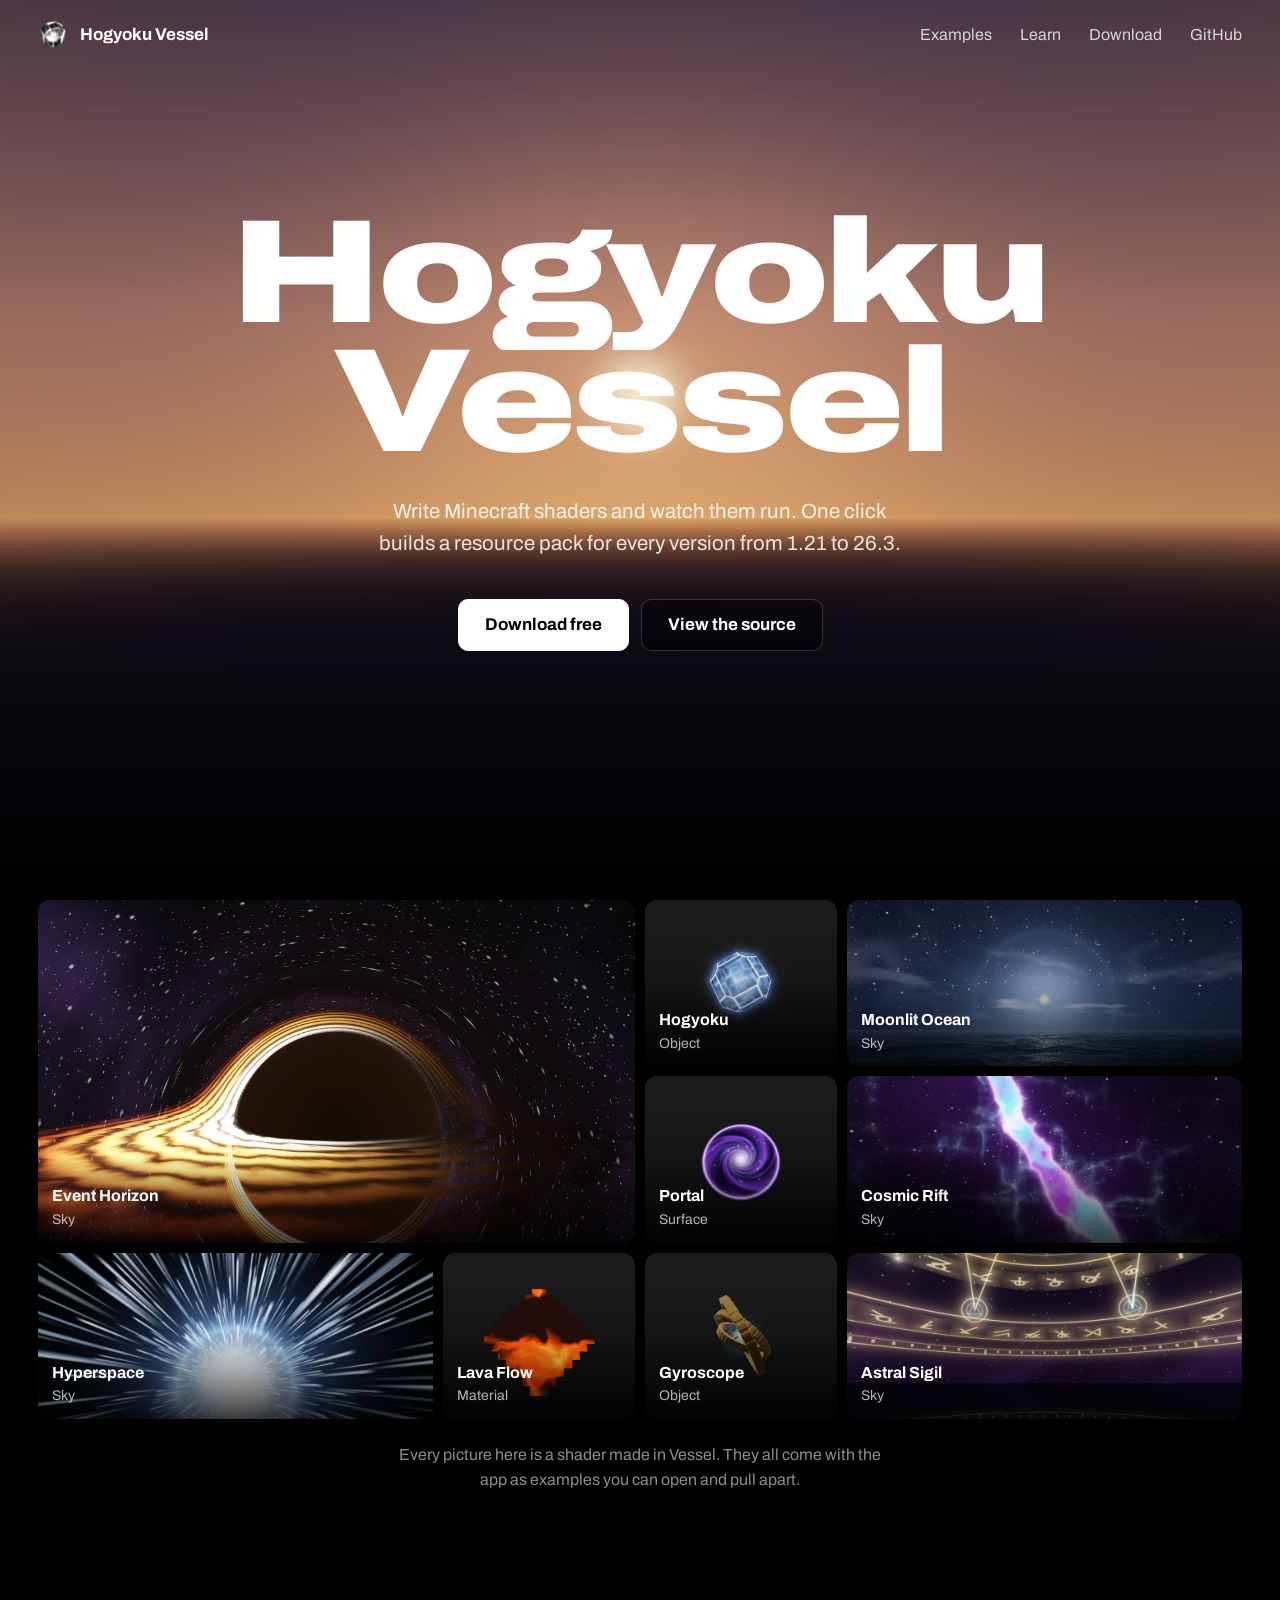
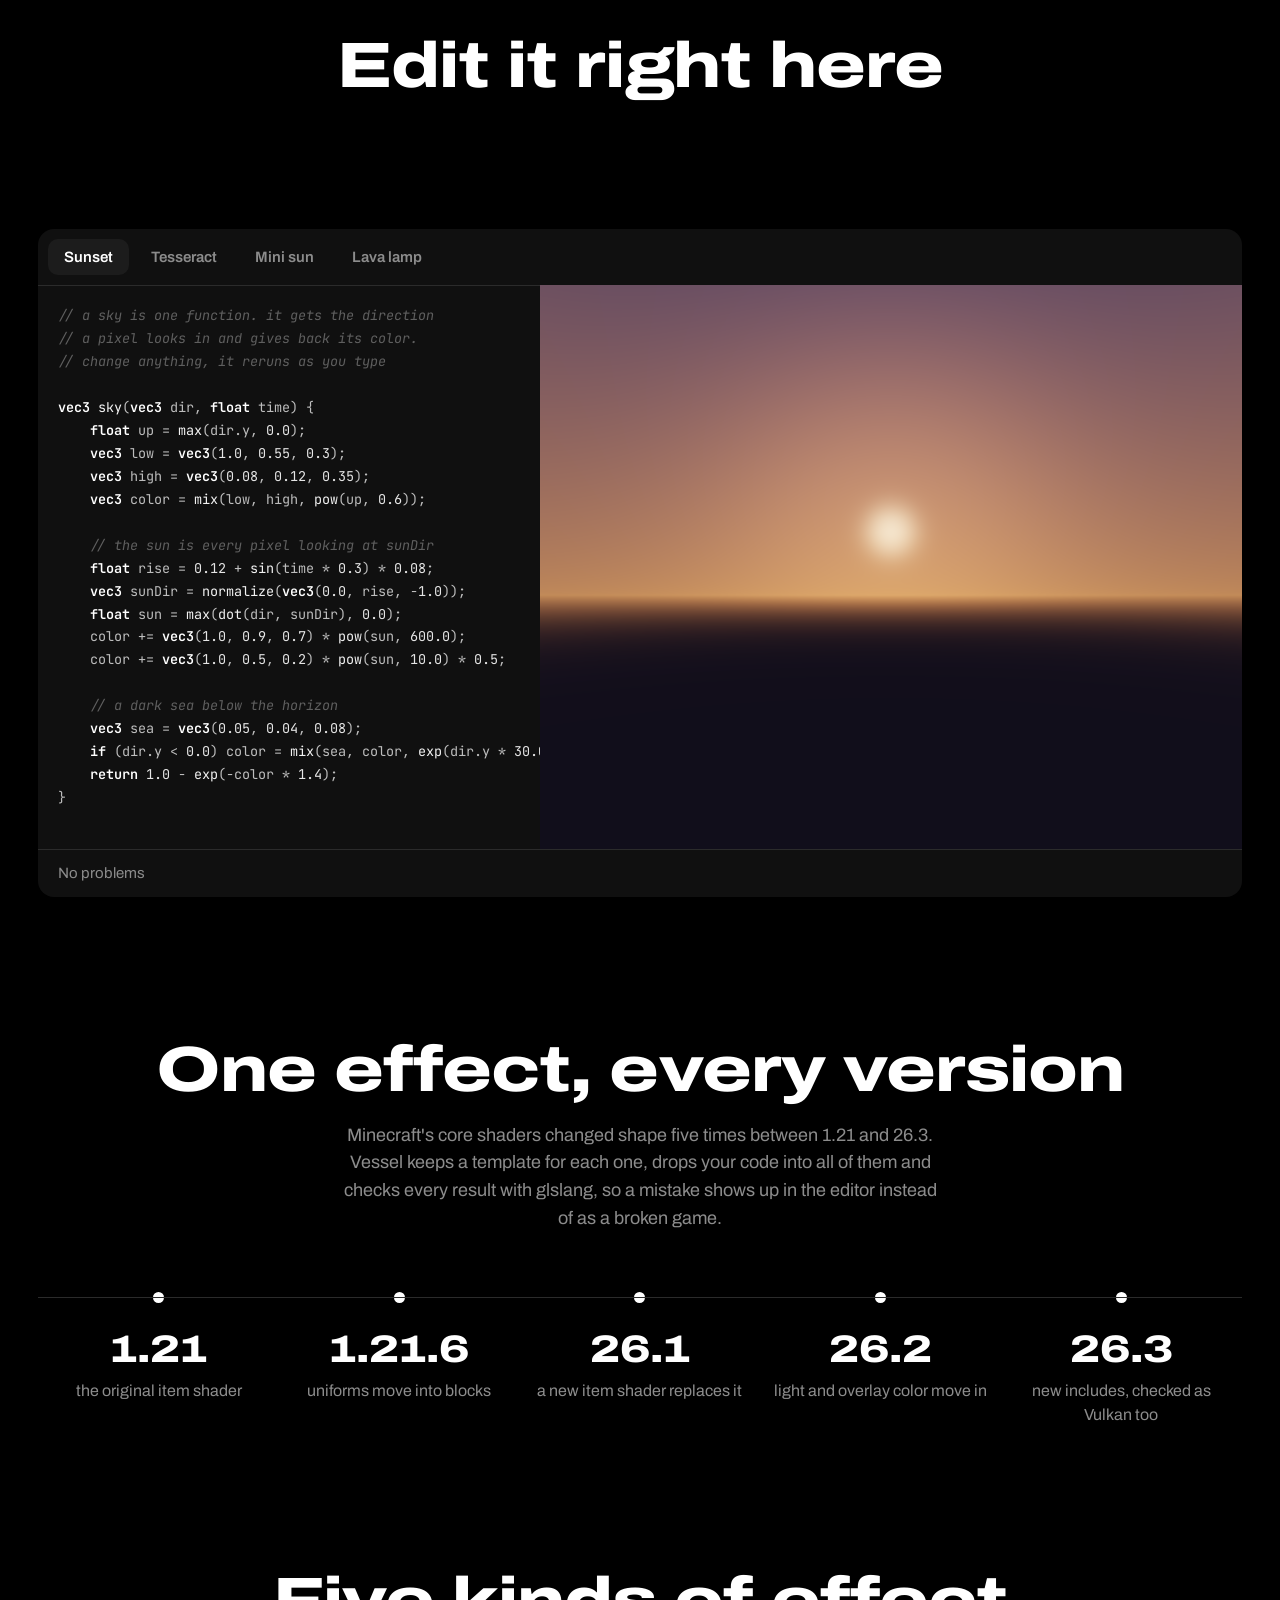
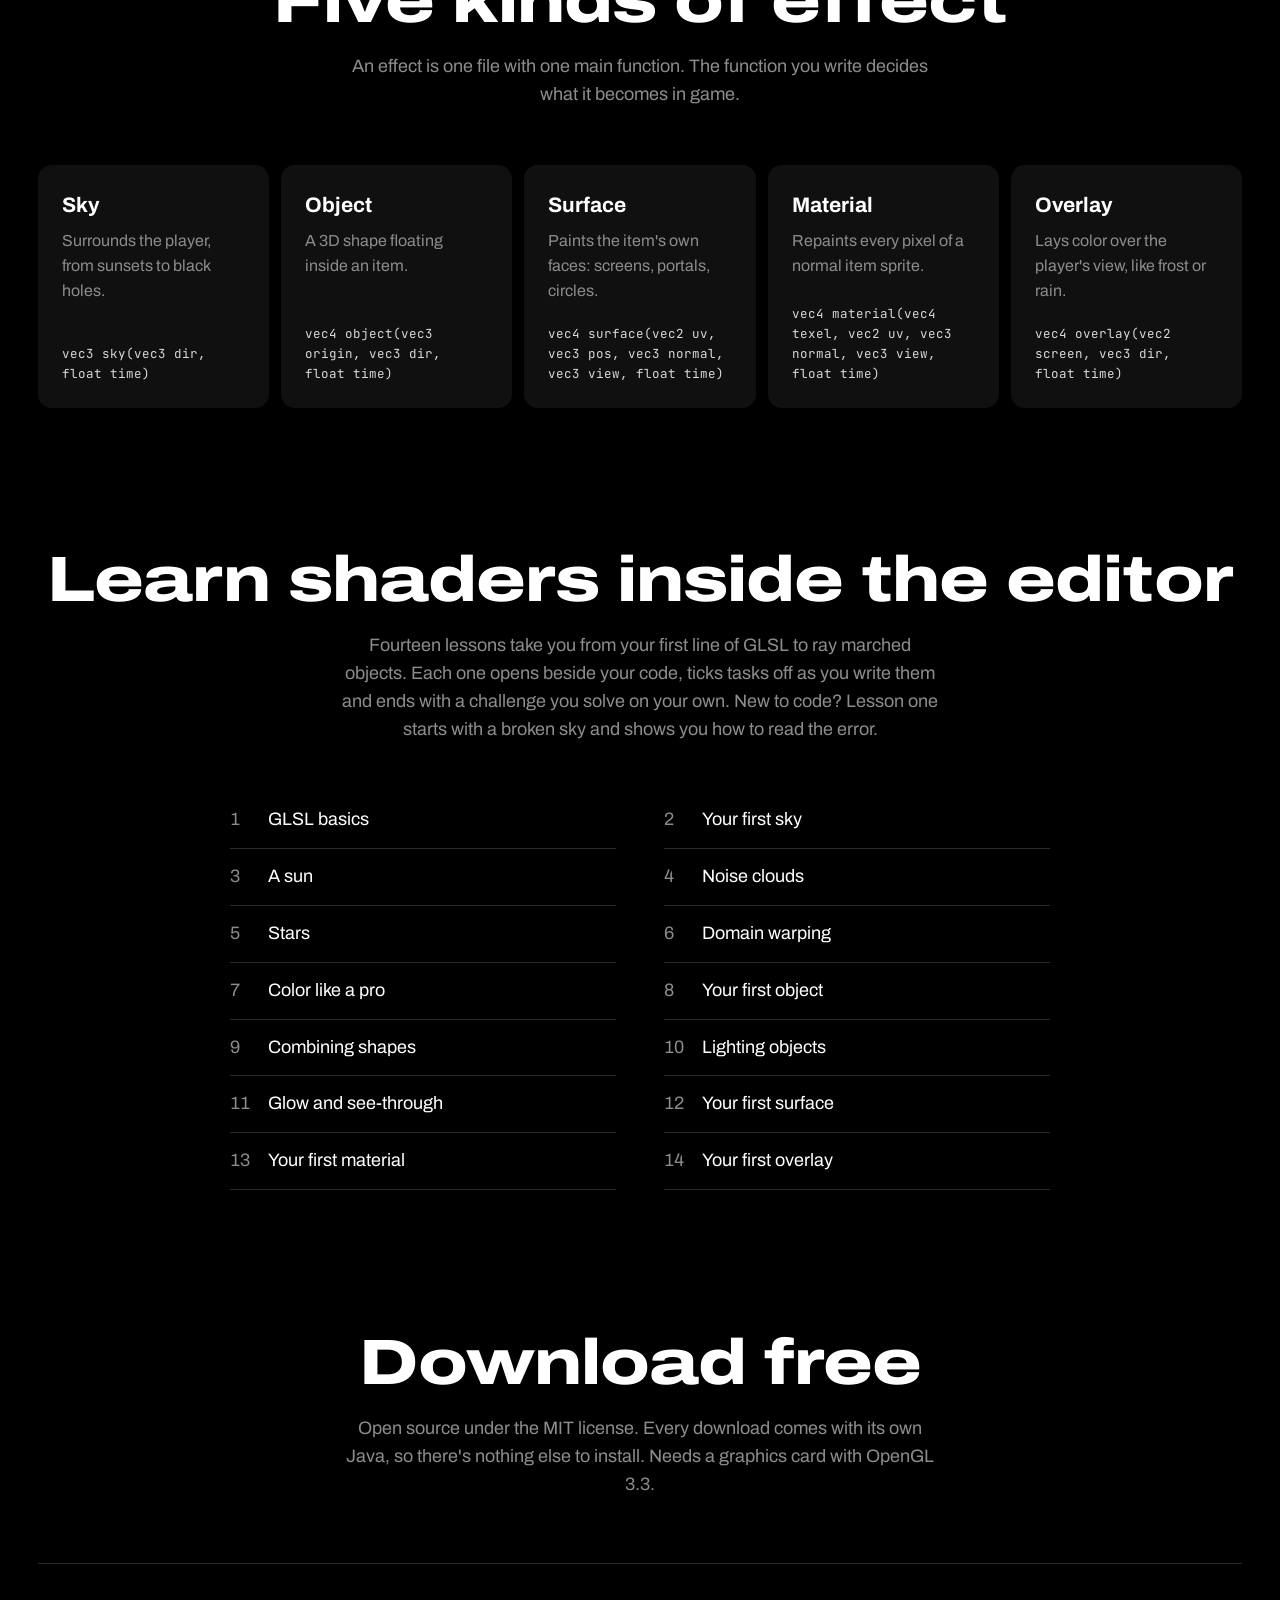
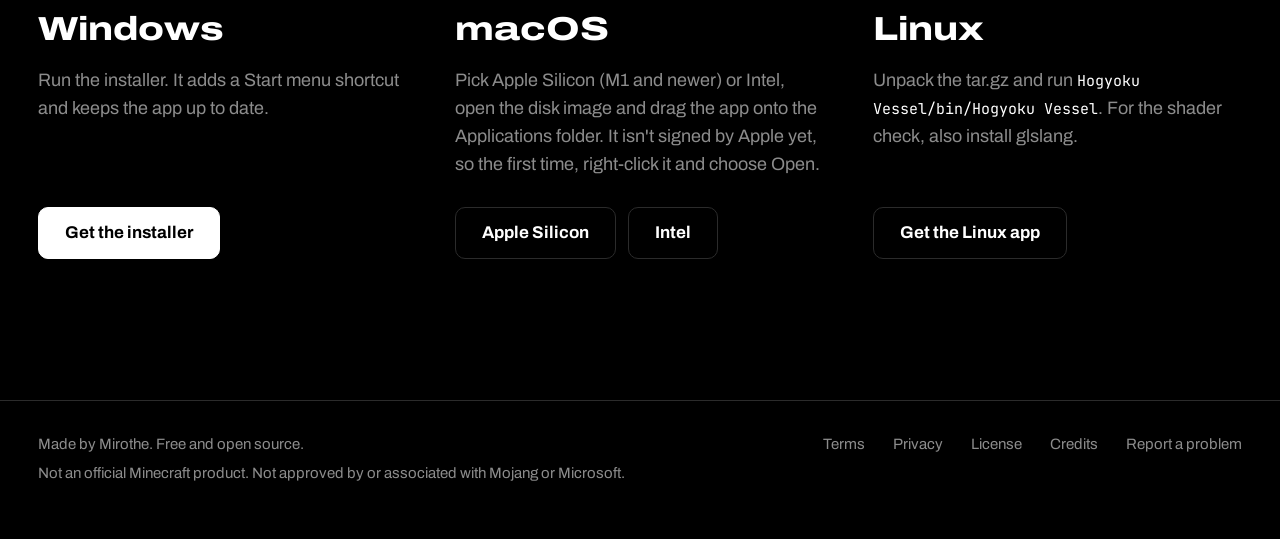
<file: site/index.html>
<!doctype html>
<html lang="en">
<head>
<meta charset="utf-8">
<meta name="viewport" content="width=device-width, initial-scale=1">
<title>Hogyoku Vessel</title>
<meta name="description" content="A free, open-source editor for Minecraft shaders. Code previews live as you type and builds into a resource pack for every version from 1.21 to 26.3.">
<link rel="icon" href="img/icon.png">
<link rel="preconnect" href="https://fonts.googleapis.com">
<link rel="preconnect" href="https://fonts.gstatic.com" crossorigin>
<link href="https://fonts.googleapis.com/css2?family=Archivo:wdth,wght@62..125,400..900&family=JetBrains+Mono:wght@400;600&display=swap" rel="stylesheet">
<link rel="stylesheet" href="style.css">
<script>document.documentElement.classList.add("js")</script>
</head>
<body>

<header class="bar over">
  <a class="brand" href="./"><img src="img/icon.png" alt="" width="30" height="30">Hogyoku Vessel</a>
  <nav>
    <a href="#made">Examples</a>
    <a href="#learn">Learn</a>
    <a href="#download">Download</a>
    <a href="https://github.com/Mirothe/Hogyoku-Vessel">GitHub</a>
  </nav>
</header>

<main>

  <section class="cinema">
    <canvas aria-hidden="true"></canvas>
    <div class="cinema-text">
      <h1>Hogyoku Vessel</h1>
      <p>Write Minecraft shaders and watch them run. One click builds a resource pack for every version from 1.21 to 26.3.</p>
      <div class="actions">
        <a class="button solid" href="#download">Download free</a>
        <a class="button glass" href="https://github.com/Mirothe/Hogyoku-Vessel">View the source</a>
      </div>
    </div>
  </section>

  <section class="made" id="made">
    <ul class="mosaic" data-stagger>
      <li class="big"><img src="img/big/event_horizon.jpg" alt="" width="960" height="600"><span><b>Event Horizon</b>Sky</span></li>
      <li><img src="img/big/hogyoku_crystal.jpg" alt="" width="960" height="600" loading="lazy"><span><b>Hogyoku</b>Object</span></li>
      <li class="wide"><img src="img/big/moonlit_ocean.jpg" alt="" width="960" height="600" loading="lazy"><span><b>Moonlit Ocean</b>Sky</span></li>
      <li><img src="img/big/portal.jpg" alt="" width="960" height="600" loading="lazy"><span><b>Portal</b>Surface</span></li>
      <li class="wide"><img src="img/big/cosmic_rift.jpg" alt="" width="960" height="600" loading="lazy"><span><b>Cosmic Rift</b>Sky</span></li>
      <li class="wide"><img src="img/big/hyperspace.jpg" alt="" width="960" height="600" loading="lazy"><span><b>Hyperspace</b>Sky</span></li>
      <li><img src="img/big/lava_flow.jpg" alt="" width="960" height="600" loading="lazy"><span><b>Lava Flow</b>Material</span></li>
      <li><img src="img/big/gyroscope.jpg" alt="" width="960" height="600" loading="lazy"><span><b>Gyroscope</b>Object</span></li>
      <li class="wide"><img src="img/big/astral_sigil.jpg" alt="" width="960" height="600" loading="lazy"><span><b>Astral Sigil</b>Sky</span></li>
    </ul>
    <p class="caption" data-reveal>Every picture here is a shader made in Vessel. They all come with the app as examples you can open and pull apart.</p>
  </section>

  <section class="block" id="try">
    <h2 data-reveal>Edit it right here</h2>
    <p class="lede" data-reveal>This is a real Vessel effect running in your browser. Change a number and watch it change, or drag the picture to look around.</p>
    <div class="studio" data-reveal>
      <div class="tabs" role="tablist" aria-label="Example to edit">
        <button role="tab" aria-selected="true" data-file="sunset" data-kind="sky">Sunset</button>
        <button role="tab" aria-selected="false" data-file="tesseract" data-kind="object">Tesseract</button>
        <button role="tab" aria-selected="false" data-file="mini_sun" data-kind="object">Mini sun</button>
        <button role="tab" aria-selected="false" data-file="lava_lamp" data-kind="object">Lava lamp</button>
      </div>
      <div class="panes">
        <div class="code">
          <pre class="paint" aria-hidden="true"></pre>
          <textarea spellcheck="false" autocapitalize="off" autocomplete="off" aria-label="Shader code"></textarea>
        </div>
        <div class="view">
          <canvas aria-label="Live preview, drag to look around"></canvas>
        </div>
      </div>
      <p class="status" role="status">Compiling</p>
    </div>
  </section>

  <section class="block">
    <h2 data-reveal>One effect, every version</h2>
    <p class="lede" data-reveal>Minecraft's core shaders changed shape five times between 1.21 and 26.3. Vessel keeps a template for each one, drops your code into all of them and checks every result with glslang, so a mistake shows up in the editor instead of as a broken game.</p>
    <ol class="line">
      <li><b>1.21</b><span>the original item shader</span></li>
      <li><b>1.21.6</b><span>uniforms move into blocks</span></li>
      <li><b>26.1</b><span>a new item shader replaces it</span></li>
      <li><b>26.2</b><span>light and overlay color move in</span></li>
      <li><b>26.3</b><span>new includes, checked as Vulkan too</span></li>
    </ol>
  </section>

  <section class="block">
    <h2 data-reveal>Five kinds of effect</h2>
    <p class="lede" data-reveal>An effect is one file with one main function. The function you write decides what it becomes in game.</p>
    <ul class="kinds" data-stagger>
      <li><h3>Sky</h3><p>Surrounds the player, from sunsets to black holes.</p><code>vec3 sky(vec3 dir, float time)</code></li>
      <li><h3>Object</h3><p>A 3D shape floating inside an item.</p><code>vec4 object(vec3 origin, vec3 dir, float time)</code></li>
      <li><h3>Surface</h3><p>Paints the item's own faces: screens, portals, circles.</p><code>vec4 surface(vec2 uv, vec3 pos, vec3 normal, vec3 view, float time)</code></li>
      <li><h3>Material</h3><p>Repaints every pixel of a normal item sprite.</p><code>vec4 material(vec4 texel, vec2 uv, vec3 normal, vec3 view, float time)</code></li>
      <li><h3>Overlay</h3><p>Lays color over the player's view, like frost or rain.</p><code>vec4 overlay(vec2 screen, vec3 dir, float time)</code></li>
    </ul>
  </section>

  <section class="block" id="learn">
    <h2 data-reveal>Learn shaders inside the editor</h2>
    <p class="lede" data-reveal>Fourteen lessons take you from your first line of GLSL to ray marched objects. Each one opens beside your code, ticks tasks off as you write them and ends with a challenge you solve on your own. New to code? Lesson one starts with a broken sky and shows you how to read the error.</p>
    <ol class="lessons" data-stagger>
      <li>GLSL basics</li>
      <li>Your first sky</li>
      <li>A sun</li>
      <li>Noise clouds</li>
      <li>Stars</li>
      <li>Domain warping</li>
      <li>Color like a pro</li>
      <li>Your first object</li>
      <li>Combining shapes</li>
      <li>Lighting objects</li>
      <li>Glow and see-through</li>
      <li>Your first surface</li>
      <li>Your first material</li>
      <li>Your first overlay</li>
    </ol>
  </section>

  <section class="block" id="download">
    <h2 data-reveal>Download free</h2>
    <p class="lede" data-reveal>Open source under the MIT license. Every download comes with its own Java, so there's nothing else to install. Needs a graphics card with OpenGL 3.3.</p>
    <div class="platforms" data-stagger>
      <div>
        <h3>Windows</h3>
        <p>Run the installer. It adds a Start menu shortcut and keeps the app up to date.</p>
        <a class="button solid" href="https://github.com/Mirothe/Hogyoku-Vessel/releases/latest/download/Hogyoku.Vessel.Setup.exe" download>Get the installer</a>
      </div>
      <div>
        <h3>macOS</h3>
        <p>Pick Apple Silicon (M1 and newer) or Intel, open the disk image and drag the app onto the Applications folder. It isn't signed by Apple yet, so the first time, right-click it and choose Open.</p>
        <div class="pair"><a class="button" href="https://github.com/Mirothe/Hogyoku-Vessel/releases/latest/download/Hogyoku-Vessel-1.0.0-macos-arm64.dmg" download>Apple Silicon</a><a class="button" href="https://github.com/Mirothe/Hogyoku-Vessel/releases/latest/download/Hogyoku-Vessel-1.0.0-macos-x64.dmg" download>Intel</a></div>
      </div>
      <div>
        <h3>Linux</h3>
        <p>Unpack the tar.gz and run <code>Hogyoku Vessel/bin/Hogyoku Vessel</code>. For the shader check, also install glslang.</p>
        <a class="button" href="https://github.com/Mirothe/Hogyoku-Vessel/releases/latest/download/Hogyoku-Vessel-1.0.0-linux-x64.tar.gz" download>Get the Linux app</a>
      </div>
    </div>
  </section>

</main>

<footer>
  <div>
    <p>Made by Mirothe. Free and open source.</p>
    <p>Not an official Minecraft product. Not approved by or associated with Mojang or Microsoft.</p>
  </div>
  <nav aria-label="About this site">
    <a href="terms.html">Terms</a>
    <a href="privacy.html">Privacy</a>
    <a href="https://github.com/Mirothe/Hogyoku-Vessel/blob/main/LICENSE">License</a>
    <a href="https://github.com/Mirothe/Hogyoku-Vessel/blob/main/THIRD_PARTY.md">Credits</a>
    <a href="https://github.com/Mirothe/Hogyoku-Vessel/issues">Report a problem</a>
  </nav>
</footer>

<script src="motion.js"></script>
<script src="app.js"></script>
</body>
</html>
</file>
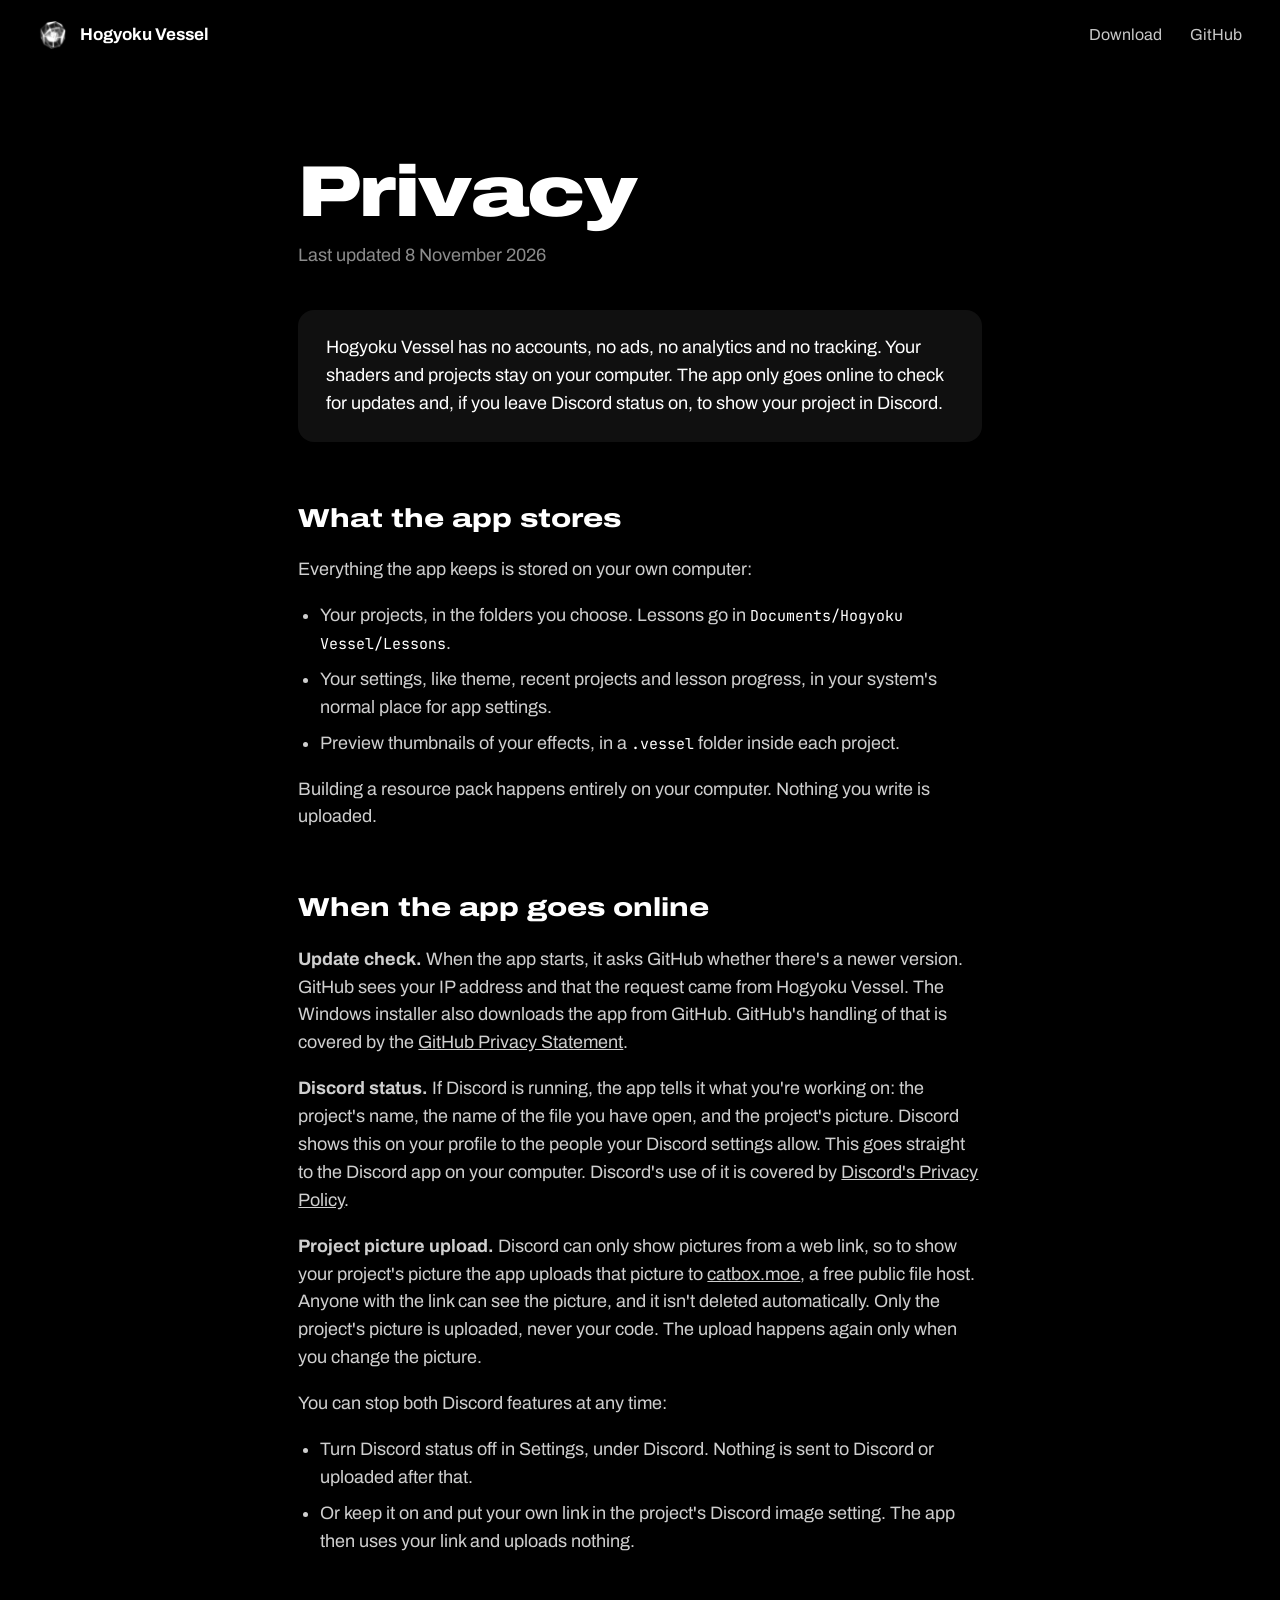
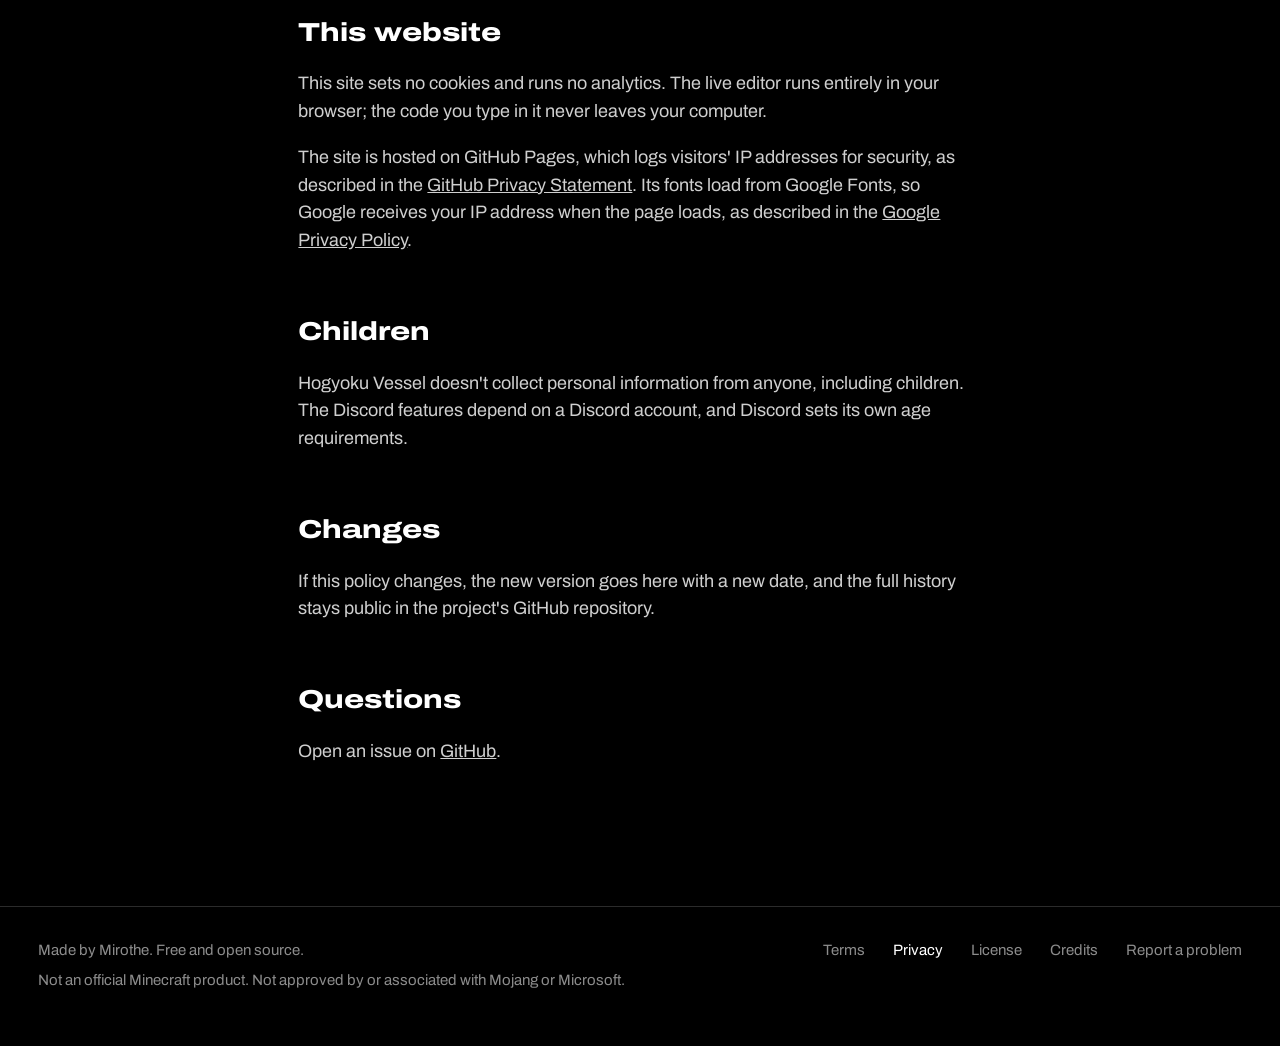
<file: site/privacy.html>
<!doctype html>
<html lang="en">
<head>
<meta charset="utf-8">
<meta name="viewport" content="width=device-width, initial-scale=1">
<title>Privacy · Hogyoku Vessel</title>
<meta name="description" content="What Hogyoku Vessel and this website do with your data.">
<link rel="icon" href="img/icon.png">
<link rel="preconnect" href="https://fonts.googleapis.com">
<link rel="preconnect" href="https://fonts.gstatic.com" crossorigin>
<link href="https://fonts.googleapis.com/css2?family=Archivo:wdth,wght@62..125,400..900&family=JetBrains+Mono:wght@400;600&display=swap" rel="stylesheet">
<link rel="stylesheet" href="style.css">
<script>document.documentElement.classList.add("js")</script>
</head>
<body>

<header class="bar">
  <a class="brand" href="./"><img src="img/icon.png" alt="" width="30" height="30">Hogyoku Vessel</a>
  <nav>
    <a href="./#download">Download</a>
    <a href="https://github.com/Mirothe/Hogyoku-Vessel">GitHub</a>
  </nav>
</header>

<main class="doc">
  <h1 data-reveal>Privacy</h1>
  <p class="updated" data-reveal>Last updated 8 November 2026</p>

  <div class="short" data-reveal>
    <p>Hogyoku Vessel has no accounts, no ads, no analytics and no tracking. Your shaders and projects stay on your computer. The app only goes online to check for updates and, if you leave Discord status on, to show your project in Discord.</p>
  </div>

  <h2>What the app stores</h2>
  <p>Everything the app keeps is stored on your own computer:</p>
  <ul>
    <li>Your projects, in the folders you choose. Lessons go in <code>Documents/Hogyoku Vessel/Lessons</code>.</li>
    <li>Your settings, like theme, recent projects and lesson progress, in your system's normal place for app settings.</li>
    <li>Preview thumbnails of your effects, in a <code>.vessel</code> folder inside each project.</li>
  </ul>
  <p>Building a resource pack happens entirely on your computer. Nothing you write is uploaded.</p>

  <h2>When the app goes online</h2>
  <p><b>Update check.</b> When the app starts, it asks GitHub whether there's a newer version. GitHub sees your IP address and that the request came from Hogyoku Vessel. The Windows installer also downloads the app from GitHub. GitHub's handling of that is covered by the <a href="https://docs.github.com/site-policy/privacy-policies/github-general-privacy-statement">GitHub Privacy Statement</a>.</p>
  <p><b>Discord status.</b> If Discord is running, the app tells it what you're working on: the project's name, the name of the file you have open, and the project's picture. Discord shows this on your profile to the people your Discord settings allow. This goes straight to the Discord app on your computer. Discord's use of it is covered by <a href="https://discord.com/privacy">Discord's Privacy Policy</a>.</p>
  <p><b>Project picture upload.</b> Discord can only show pictures from a web link, so to show your project's picture the app uploads that picture to <a href="https://catbox.moe">catbox.moe</a>, a free public file host. Anyone with the link can see the picture, and it isn't deleted automatically. Only the project's picture is uploaded, never your code. The upload happens again only when you change the picture.</p>
  <p>You can stop both Discord features at any time:</p>
  <ul>
    <li>Turn Discord status off in Settings, under Discord. Nothing is sent to Discord or uploaded after that.</li>
    <li>Or keep it on and put your own link in the project's Discord image setting. The app then uses your link and uploads nothing.</li>
  </ul>

  <h2>This website</h2>
  <p>This site sets no cookies and runs no analytics. The live editor runs entirely in your browser; the code you type in it never leaves your computer.</p>
  <p>The site is hosted on GitHub Pages, which logs visitors' IP addresses for security, as described in the <a href="https://docs.github.com/site-policy/privacy-policies/github-general-privacy-statement">GitHub Privacy Statement</a>. Its fonts load from Google Fonts, so Google receives your IP address when the page loads, as described in the <a href="https://policies.google.com/privacy">Google Privacy Policy</a>.</p>

  <h2>Children</h2>
  <p>Hogyoku Vessel doesn't collect personal information from anyone, including children. The Discord features depend on a Discord account, and Discord sets its own age requirements.</p>

  <h2>Changes</h2>
  <p>If this policy changes, the new version goes here with a new date, and the full history stays public in the project's GitHub repository.</p>

  <h2>Questions</h2>
  <p>Open an issue on <a href="https://github.com/Mirothe/Hogyoku-Vessel/issues">GitHub</a>.</p>
</main>

<footer>
  <div>
    <p>Made by Mirothe. Free and open source.</p>
    <p>Not an official Minecraft product. Not approved by or associated with Mojang or Microsoft.</p>
  </div>
  <nav aria-label="About this site">
    <a href="terms.html">Terms</a>
    <a href="privacy.html" aria-current="page">Privacy</a>
    <a href="https://github.com/Mirothe/Hogyoku-Vessel/blob/main/LICENSE">License</a>
    <a href="https://github.com/Mirothe/Hogyoku-Vessel/blob/main/THIRD_PARTY.md">Credits</a>
    <a href="https://github.com/Mirothe/Hogyoku-Vessel/issues">Report a problem</a>
  </nav>
</footer>

<script src="motion.js"></script>
</body>
</html>
</file>
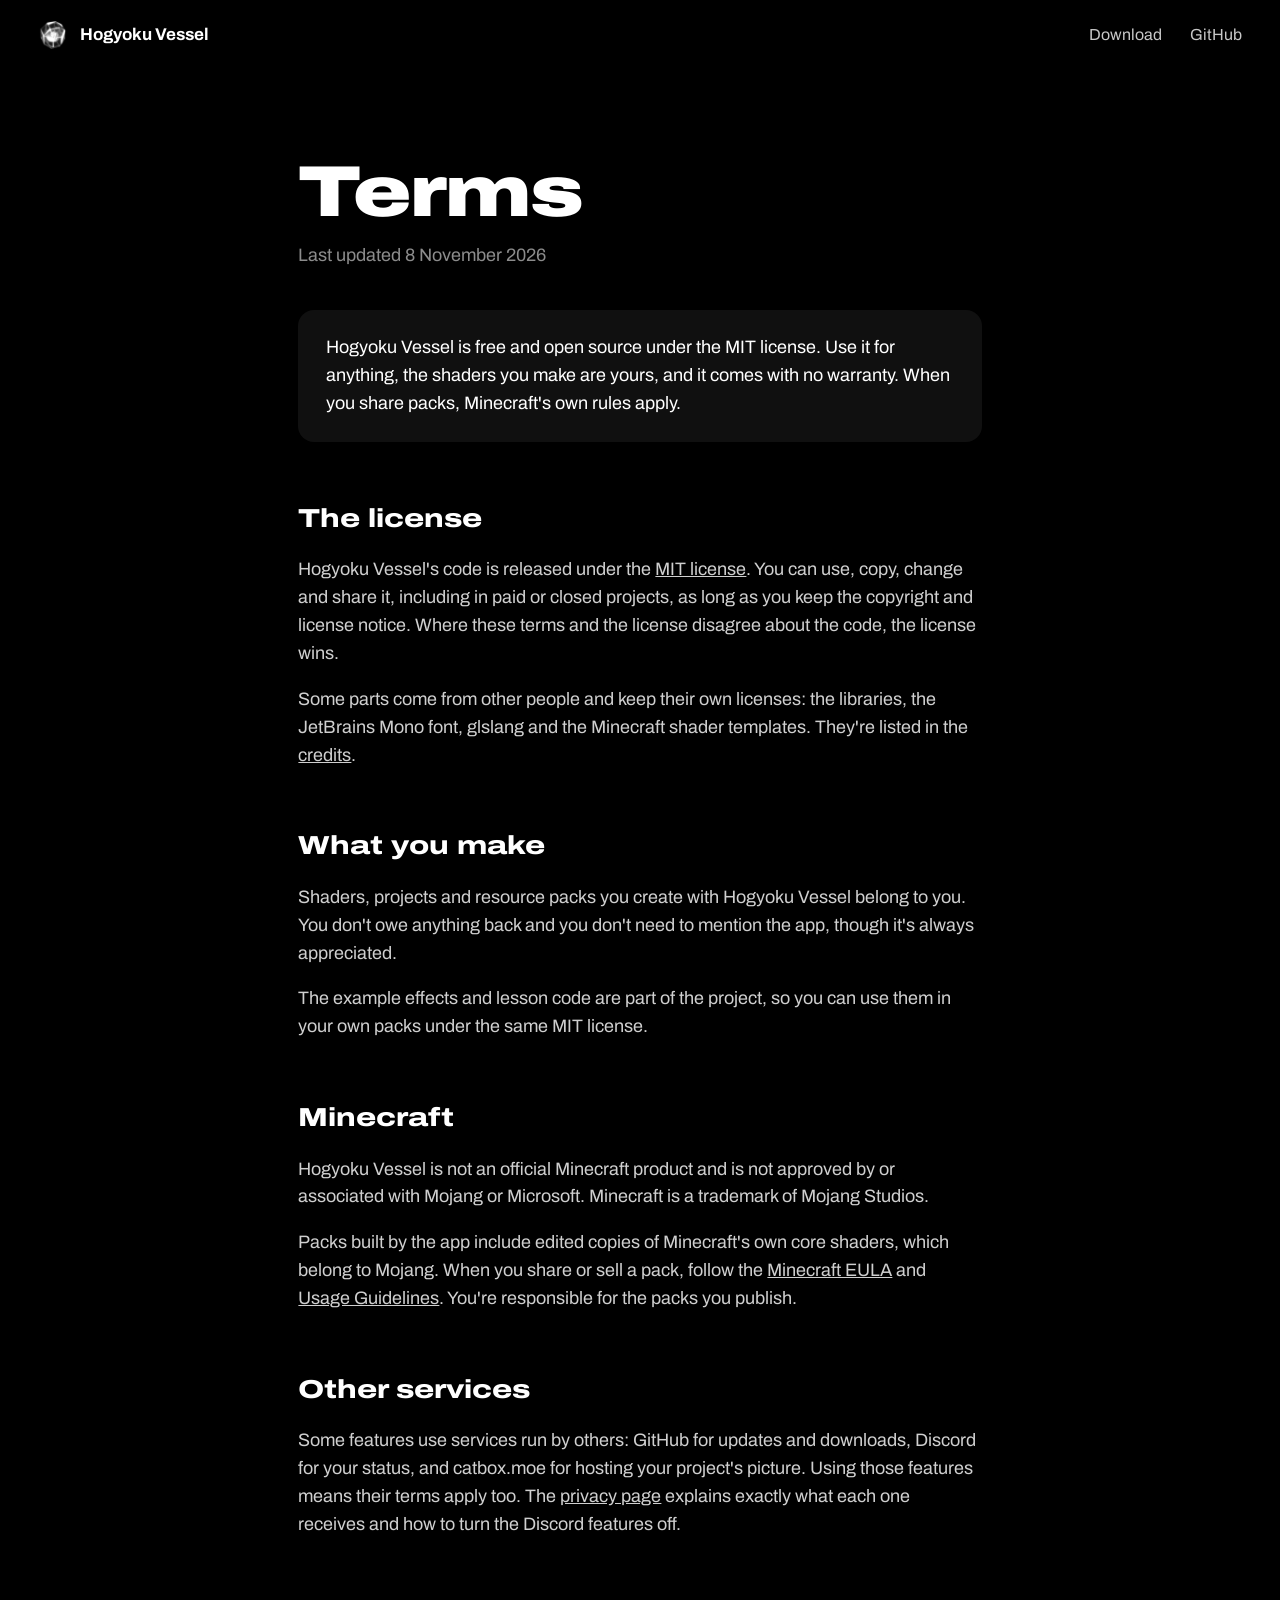
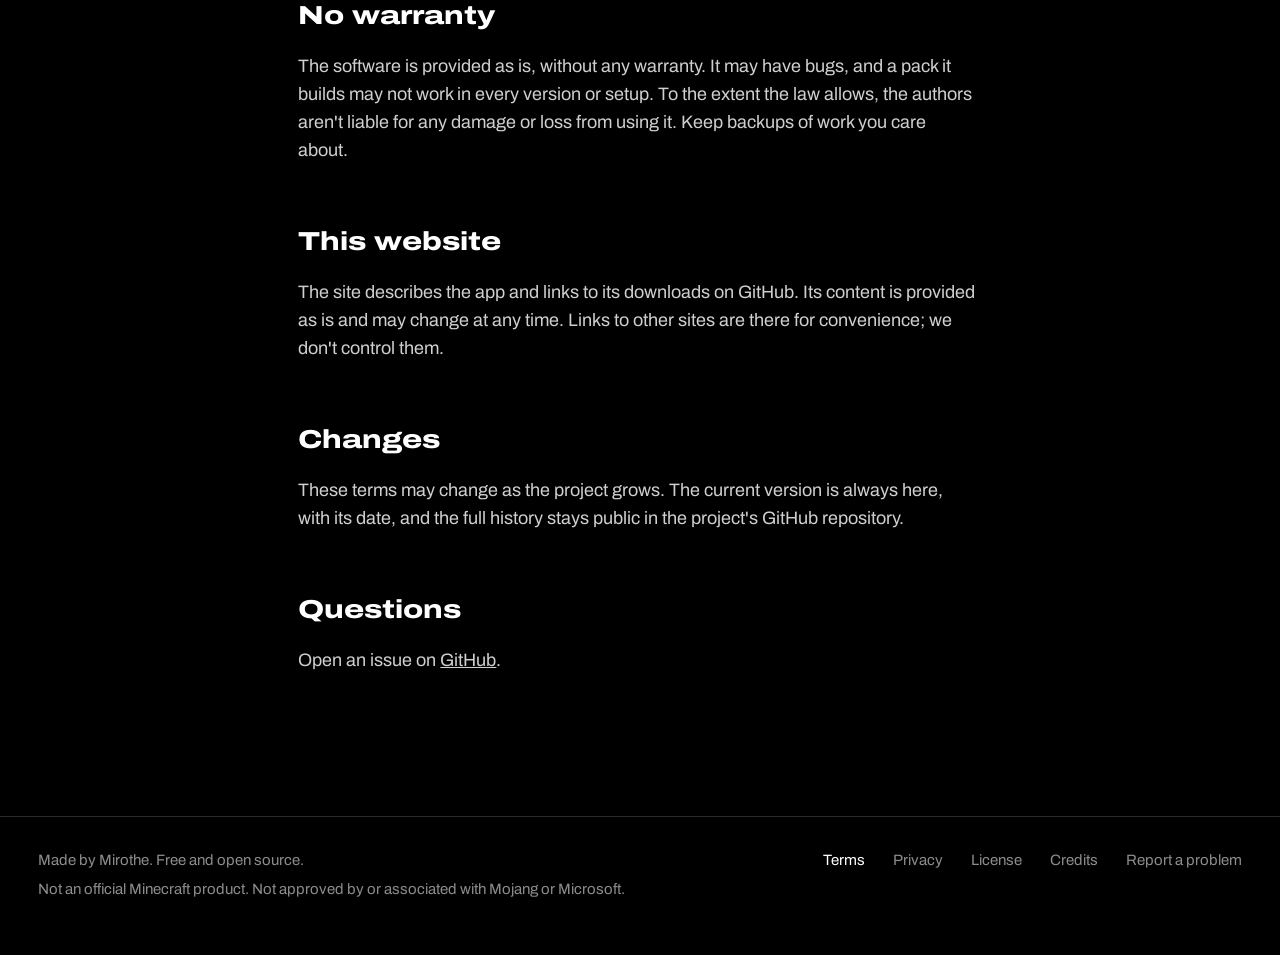
<file: site/terms.html>
<!doctype html>
<html lang="en">
<head>
<meta charset="utf-8">
<meta name="viewport" content="width=device-width, initial-scale=1">
<title>Terms · Hogyoku Vessel</title>
<meta name="description" content="The terms for using Hogyoku Vessel and this website.">
<link rel="icon" href="img/icon.png">
<link rel="preconnect" href="https://fonts.googleapis.com">
<link rel="preconnect" href="https://fonts.gstatic.com" crossorigin>
<link href="https://fonts.googleapis.com/css2?family=Archivo:wdth,wght@62..125,400..900&family=JetBrains+Mono:wght@400;600&display=swap" rel="stylesheet">
<link rel="stylesheet" href="style.css">
<script>document.documentElement.classList.add("js")</script>
</head>
<body>

<header class="bar">
  <a class="brand" href="./"><img src="img/icon.png" alt="" width="30" height="30">Hogyoku Vessel</a>
  <nav>
    <a href="./#download">Download</a>
    <a href="https://github.com/Mirothe/Hogyoku-Vessel">GitHub</a>
  </nav>
</header>

<main class="doc">
  <h1 data-reveal>Terms</h1>
  <p class="updated" data-reveal>Last updated 8 November 2026</p>

  <div class="short" data-reveal>
    <p>Hogyoku Vessel is free and open source under the MIT license. Use it for anything, the shaders you make are yours, and it comes with no warranty. When you share packs, Minecraft's own rules apply.</p>
  </div>

  <h2>The license</h2>
  <p>Hogyoku Vessel's code is released under the <a href="https://github.com/Mirothe/Hogyoku-Vessel/blob/main/LICENSE">MIT license</a>. You can use, copy, change and share it, including in paid or closed projects, as long as you keep the copyright and license notice. Where these terms and the license disagree about the code, the license wins.</p>
  <p>Some parts come from other people and keep their own licenses: the libraries, the JetBrains Mono font, glslang and the Minecraft shader templates. They're listed in the <a href="https://github.com/Mirothe/Hogyoku-Vessel/blob/main/THIRD_PARTY.md">credits</a>.</p>

  <h2>What you make</h2>
  <p>Shaders, projects and resource packs you create with Hogyoku Vessel belong to you. You don't owe anything back and you don't need to mention the app, though it's always appreciated.</p>
  <p>The example effects and lesson code are part of the project, so you can use them in your own packs under the same MIT license.</p>

  <h2>Minecraft</h2>
  <p>Hogyoku Vessel is not an official Minecraft product and is not approved by or associated with Mojang or Microsoft. Minecraft is a trademark of Mojang Studios.</p>
  <p>Packs built by the app include edited copies of Minecraft's own core shaders, which belong to Mojang. When you share or sell a pack, follow the <a href="https://www.minecraft.net/eula">Minecraft EULA</a> and <a href="https://www.minecraft.net/usage-guidelines">Usage Guidelines</a>. You're responsible for the packs you publish.</p>

  <h2>Other services</h2>
  <p>Some features use services run by others: GitHub for updates and downloads, Discord for your status, and catbox.moe for hosting your project's picture. Using those features means their terms apply too. The <a href="privacy.html">privacy page</a> explains exactly what each one receives and how to turn the Discord features off.</p>

  <h2>No warranty</h2>
  <p>The software is provided as is, without any warranty. It may have bugs, and a pack it builds may not work in every version or setup. To the extent the law allows, the authors aren't liable for any damage or loss from using it. Keep backups of work you care about.</p>

  <h2>This website</h2>
  <p>The site describes the app and links to its downloads on GitHub. Its content is provided as is and may change at any time. Links to other sites are there for convenience; we don't control them.</p>

  <h2>Changes</h2>
  <p>These terms may change as the project grows. The current version is always here, with its date, and the full history stays public in the project's GitHub repository.</p>

  <h2>Questions</h2>
  <p>Open an issue on <a href="https://github.com/Mirothe/Hogyoku-Vessel/issues">GitHub</a>.</p>
</main>

<footer>
  <div>
    <p>Made by Mirothe. Free and open source.</p>
    <p>Not an official Minecraft product. Not approved by or associated with Mojang or Microsoft.</p>
  </div>
  <nav aria-label="About this site">
    <a href="terms.html" aria-current="page">Terms</a>
    <a href="privacy.html">Privacy</a>
    <a href="https://github.com/Mirothe/Hogyoku-Vessel/blob/main/LICENSE">License</a>
    <a href="https://github.com/Mirothe/Hogyoku-Vessel/blob/main/THIRD_PARTY.md">Credits</a>
    <a href="https://github.com/Mirothe/Hogyoku-Vessel/issues">Report a problem</a>
  </nav>
</footer>

<script src="motion.js"></script>
</body>
</html>
</file>
<file: site/style.css>
:root {
  --black: #000000;
  --panel: #101010;
  --raised: #1c1c1c;
  --line: #2b2b2b;
  --dim: #8c8c8c;
  --white: #ffffff;
  --sans: "Archivo", system-ui, sans-serif;
  --mono: "JetBrains Mono", ui-monospace, monospace;
  --wide: "wdth" 125;
  --page: 1360px;
  --gutter: clamp(16px, 3vw, 40px);
  --ease: cubic-bezier(0.2, 0.8, 0.2, 1);
}

*,
*::before,
*::after {
  box-sizing: border-box;
}

html {
  scroll-behavior: smooth;
}

body {
  margin: 0;
  background: var(--black);
  color: var(--white);
  font-family: var(--sans);
  font-size: 18px;
  line-height: 1.55;
  -webkit-font-smoothing: antialiased;
}

a {
  color: inherit;
}

:focus-visible {
  outline: 2px solid var(--white);
  outline-offset: 3px;
  border-radius: 4px;
}

h1,
h2,
h3 {
  margin: 0;
  font-weight: 800;
  font-variation-settings: var(--wide);
}

h3 {
  font-size: 21px;
  font-weight: 700;
  font-variation-settings: "wdth" 100;
}

code {
  font-family: var(--mono);
}

/* header: floats over the sky on the home page, sits on black everywhere else */

.bar {
  position: sticky;
  top: 0;
  z-index: 10;
  display: flex;
  align-items: center;
  justify-content: space-between;
  gap: 24px;
  padding: 20px var(--gutter);
  background: var(--black);
  transition: background-color 0.3s ease;
}

.bar.over {
  position: fixed;
  left: 0;
  right: 0;
  background: transparent;
}

.bar.over.scrolled {
  background: var(--black);
}

.brand {
  display: flex;
  align-items: center;
  gap: 12px;
  font-weight: 700;
  font-size: 17px;
  text-decoration: none;
}

.bar nav {
  display: flex;
  gap: 28px;
  font-size: 16px;
}

.bar nav a {
  color: rgba(255, 255, 255, 0.78);
  text-decoration: none;
}

.bar nav a:hover {
  color: var(--white);
}

/* buttons */

.actions {
  display: flex;
  flex-wrap: wrap;
  justify-content: center;
  gap: 12px;
}

.button {
  display: inline-flex;
  align-items: center;
  justify-content: center;
  min-height: 52px;
  padding: 0 26px;
  border: 1px solid var(--line);
  border-radius: 10px;
  font-weight: 700;
  font-size: 17px;
  text-decoration: none;
  transition: border-color 0.15s, background-color 0.15s;
}

.button:hover {
  border-color: var(--dim);
}

.button.solid {
  background: var(--white);
  border-color: var(--white);
  color: var(--black);
}

.button.solid:hover {
  background: #d9d9d9;
}

.button.glass {
  background: rgba(0, 0, 0, 0.45);
  border-color: rgba(255, 255, 255, 0.18);
  backdrop-filter: blur(8px);
}

/* the sky behind the title */

.cinema {
  position: relative;
  display: grid;
  place-items: center;
  min-height: max(640px, 100svh);
  padding: 120px var(--gutter) 160px;
  overflow: hidden;
  text-align: center;
}

.cinema canvas {
  position: absolute;
  inset: 0;
  width: 100%;
  height: 100%;
  opacity: 0;
}

.cinema canvas.live {
  opacity: 1;
}

.cinema::after {
  content: "";
  position: absolute;
  inset: 0;
  background: linear-gradient(rgba(0, 0, 0, 0.3), rgba(0, 0, 0, 0) 35%, rgba(0, 0, 0, 0) 60%, #000);
  pointer-events: none;
}

.cinema-text {
  position: relative;
  z-index: 1;
}

.cinema h1 {
  font-size: clamp(64px, 11.5vw, 168px);
  font-weight: 900;
  line-height: 0.88;
  letter-spacing: -0.025em;
  text-wrap: balance;
}

.cinema p {
  max-width: 46ch;
  margin: 28px auto 0;
  font-size: clamp(18px, 1.6vw, 22px);
  color: rgba(255, 255, 255, 0.86);
}

.cinema .actions {
  margin-top: 40px;
}

/* the mosaic of examples */

.made {
  max-width: var(--page);
  margin: 0 auto;
  padding: 0 var(--gutter);
}

.mosaic {
  display: grid;
  grid-template-columns: repeat(6, minmax(0, 1fr));
  grid-auto-rows: clamp(120px, 13vw, 180px);
  gap: 10px;
  margin: 0;
  padding: 0;
  list-style: none;
}

.mosaic li {
  position: relative;
  overflow: hidden;
  border-radius: 12px;
  background: var(--panel);
}

.mosaic .big {
  grid-column: span 3;
  grid-row: span 2;
}

.mosaic .wide {
  grid-column: span 2;
}

.mosaic img {
  display: block;
  width: 100%;
  height: 100%;
  object-fit: cover;
  transition: transform 0.8s var(--ease);
}

.mosaic li:hover img {
  transform: scale(1.04);
}

.mosaic span {
  position: absolute;
  left: 0;
  right: 0;
  bottom: 0;
  padding: 28px 14px 12px;
  background: linear-gradient(transparent, rgba(0, 0, 0, 0.75));
  font-size: 14px;
  color: rgba(255, 255, 255, 0.7);
}

.mosaic span b {
  display: block;
  font-size: 16px;
  color: var(--white);
}

.caption {
  max-width: 56ch;
  margin: 24px auto 0;
  text-align: center;
  font-size: 16px;
  color: var(--dim);
}

/* the sections below, all centred like the title */

.block {
  max-width: var(--page);
  margin: 0 auto;
  padding: clamp(96px, 11vw, 150px) var(--gutter) 0;
  text-align: center;
}

.block h2 {
  font-size: clamp(36px, 5vw, 64px);
  line-height: 1;
  letter-spacing: -0.015em;
}

.lede {
  max-width: 60ch;
  margin: 20px auto 0;
  color: var(--dim);
}

/* the live editor */

.studio {
  margin-top: 56px;
  background: var(--panel);
  border-radius: 16px;
  overflow: hidden;
  text-align: left;
}

.tabs {
  display: flex;
  gap: 6px;
  padding: 10px;
  overflow-x: auto;
}

.tabs button {
  flex: none;
  padding: 10px 16px;
  border: 0;
  border-radius: 10px;
  background: none;
  color: var(--dim);
  font: 600 15px var(--sans);
  cursor: pointer;
}

.tabs button:hover {
  color: var(--white);
}

.tabs button[aria-selected="true"] {
  background: var(--raised);
  color: var(--white);
}

.panes {
  display: grid;
  grid-template-columns: minmax(0, 5fr) minmax(0, 7fr);
  height: clamp(420px, 44vw, 600px);
}

.code {
  position: relative;
  overflow: hidden;
  border-top: 1px solid var(--line);
}

.code pre,
.code textarea {
  position: absolute;
  inset: 0;
  margin: 0;
  padding: 18px 20px 40px;
  border: 0;
  font: 400 13.5px/1.7 var(--mono);
  tab-size: 4;
  white-space: pre;
  overflow: auto;
}

.code pre {
  color: #bdbdbd;
  pointer-events: none;
}

.code textarea {
  resize: none;
  background: transparent;
  color: transparent;
  caret-color: var(--white);
  outline: none;
}

.code textarea::selection {
  background: #3a3a3a;
  color: transparent;
}

.code textarea:focus-visible {
  box-shadow: inset 0 0 0 2px #3a3a3a;
}

.tok-c {
  color: #5f5f5f;
  font-style: italic;
}

.tok-k {
  color: var(--white);
  font-weight: 600;
}

.tok-n {
  color: #e6e6e6;
}

.tok-f {
  color: #f2f2f2;
}

.view {
  background: var(--black);
}

.view canvas {
  display: block;
  width: 100%;
  height: 100%;
  cursor: grab;
  touch-action: none;
}

.view canvas:active {
  cursor: grabbing;
}

.status {
  margin: 0;
  padding: 12px 20px;
  border-top: 1px solid var(--line);
  font-size: 15px;
  color: var(--dim);
}

.status.bad {
  color: var(--white);
}

/* versions */

.line {
  position: relative;
  display: grid;
  grid-template-columns: repeat(5, minmax(0, 1fr));
  margin: 64px 0 0;
  padding: 0;
  list-style: none;
  border-top: 1px solid var(--line);
}

.line li {
  position: relative;
  padding: 32px 8px 0;
}

.line li::before {
  content: "";
  position: absolute;
  top: -6px;
  left: calc(50% - 5.5px);
  width: 11px;
  height: 11px;
  border-radius: 50%;
  background: var(--white);
}

.line b {
  display: block;
  font-size: clamp(26px, 3vw, 42px);
  font-weight: 800;
  font-variation-settings: var(--wide);
  line-height: 1;
}

.line span {
  display: block;
  margin-top: 10px;
  font-size: 16px;
  color: var(--dim);
}

/* kinds */

.kinds {
  display: grid;
  grid-template-columns: repeat(5, minmax(0, 1fr));
  gap: 12px;
  margin: 56px 0 0;
  padding: 0;
  list-style: none;
  text-align: left;
}

.kinds li {
  display: flex;
  flex-direction: column;
  padding: 24px;
  border-radius: 14px;
  background: var(--panel);
}

.kinds p {
  margin: 8px 0 20px;
  font-size: 16px;
  color: var(--dim);
}

.kinds code {
  margin-top: auto;
  font-size: 12.5px;
  line-height: 1.6;
  color: #d9d9d9;
}

/* lessons */

.lessons {
  display: grid;
  grid-template-columns: repeat(2, minmax(0, 1fr));
  column-gap: 48px;
  max-width: 820px;
  margin: 48px auto 0;
  padding: 0;
  list-style: none;
  counter-reset: lesson;
  text-align: left;
}

.lessons li {
  counter-increment: lesson;
  display: flex;
  gap: 16px;
  padding: 14px 0;
  border-bottom: 1px solid var(--line);
}

.lessons li::before {
  content: counter(lesson);
  width: 22px;
  flex: none;
  color: var(--dim);
  font-variant-numeric: tabular-nums;
}

/* download */

.platforms {
  display: grid;
  grid-template-columns: repeat(3, minmax(0, 1fr));
  gap: 0 48px;
  margin-top: 64px;
  border-top: 1px solid var(--line);
  text-align: left;
}

.platforms > div {
  display: flex;
  flex-direction: column;
  align-items: flex-start;
  padding: 40px 0 0;
}

.platforms h3 {
  font-size: clamp(28px, 2.6vw, 36px);
  font-weight: 800;
  font-variation-settings: var(--wide);
}

.platforms p {
  margin: 12px 0 28px;
  color: var(--dim);
}

.platforms p code {
  font-size: 15px;
  color: var(--white);
}

.platforms .button,
.platforms .pair {
  margin-top: auto;
}

.platforms .pair {
  display: flex;
  flex-wrap: wrap;
  gap: 12px;
}

/* legal pages */

.doc {
  max-width: 760px;
  margin: 0 auto;
  padding: clamp(40px, 7vw, 88px) var(--gutter) 0;
}

.doc h1 {
  font-size: clamp(40px, 6vw, 72px);
  font-weight: 900;
  line-height: 0.95;
  letter-spacing: -0.02em;
}

.doc .updated {
  margin: 16px 0 0;
  color: var(--dim);
}

.doc h2 {
  margin-top: 56px;
  font-size: 26px;
}

.doc p,
.doc li {
  max-width: 68ch;
  color: #cfcfcf;
}

.doc ul {
  padding-left: 22px;
}

.doc li {
  margin: 8px 0;
}

.doc code {
  font-size: 15px;
  color: var(--white);
}

.doc .short {
  margin-top: 40px;
  padding: 24px 28px;
  border-radius: 16px;
  background: var(--panel);
}

.doc .short p {
  margin: 0;
  color: var(--white);
}

/* footer */

footer {
  display: grid;
  grid-template-columns: minmax(0, 1fr) auto;
  gap: 24px 48px;
  align-items: start;
  max-width: var(--page);
  margin: clamp(96px, 11vw, 150px) auto 0;
  padding: 32px var(--gutter) 48px;
  border-top: 1px solid var(--line);
  font-size: 15px;
  color: var(--dim);
}

footer p {
  margin: 0 0 6px;
}

footer nav {
  display: flex;
  flex-wrap: wrap;
  gap: 10px 28px;
}

footer nav a {
  color: var(--dim);
  text-decoration: none;
}

footer nav a:hover,
footer nav a[aria-current="page"] {
  color: var(--white);
}

/* smaller screens */

@media (max-width: 1100px) {
  .kinds {
    grid-template-columns: repeat(2, minmax(0, 1fr));
  }
}

@media (max-width: 900px) {
  .mosaic {
    grid-template-columns: repeat(2, minmax(0, 1fr));
    grid-auto-rows: 150px;
  }

  .mosaic .big {
    grid-column: span 2;
  }

  .mosaic .wide {
    grid-column: span 2;
  }

  .panes {
    grid-template-columns: minmax(0, 1fr);
    grid-template-rows: 300px 340px;
    height: auto;
  }

  .view {
    order: -1;
  }

  .platforms {
    grid-template-columns: minmax(0, 1fr);
  }

  .line {
    grid-template-columns: minmax(0, 1fr);
    border-top: 0;
    border-left: 1px solid var(--line);
    margin-left: 5px;
    text-align: left;
  }

  .line li {
    padding: 0 0 28px 28px;
  }

  .line li::before {
    top: 6px;
    left: -6px;
  }
}

@media (max-width: 640px) {
  body {
    font-size: 17px;
  }

  .bar nav a:not(:last-child) {
    display: none;
  }

  .kinds,
  .lessons {
    grid-template-columns: minmax(0, 1fr);
  }

  footer {
    grid-template-columns: minmax(0, 1fr);
  }
}

/* motion: hidden starting states only apply when the script is running and motion is welcome */

@media (prefers-reduced-motion: no-preference) {
  .js .cinema h1 .w {
    display: inline-block;
    overflow: hidden;
    vertical-align: top;
    padding-bottom: 0.08em;
    margin-bottom: -0.08em;
  }

  .js .cinema h1 .w > span {
    display: inline-block;
    transform: translateY(105%);
    transition: transform 1.1s var(--ease);
    transition-delay: calc(0.2s + var(--i) * 120ms);
  }

  .js .cinema p,
  .js .cinema .actions {
    opacity: 0;
    transform: translateY(16px);
    transition: opacity 0.9s ease, transform 0.9s var(--ease);
    transition-delay: 0.7s;
  }

  .js .cinema .actions {
    transition-delay: 0.85s;
  }

  /* the sky comes up out of black like a screen turning on */
  .js .cinema canvas {
    transform: scale(1.08);
    transition: opacity 2.2s ease, transform 3s var(--ease);
  }

  .js.ready .cinema h1 .w > span,
  .js.ready .cinema p,
  .js.ready .cinema .actions {
    opacity: 1;
    transform: none;
  }

  .js.ready .cinema canvas.live {
    transform: none;
  }

  .js [data-reveal] {
    opacity: 0;
    transform: translateY(24px);
    transition: opacity 0.8s ease, transform 0.9s var(--ease);
    transition-delay: calc(var(--i, 0) * 70ms);
  }

  .js .mosaic [data-reveal] {
    transform: translateY(30px) scale(0.97);
  }

  .js [data-reveal].in {
    opacity: 1;
    transform: none;
  }

  .js .line {
    border-top-color: transparent;
  }

  .js .line::after {
    content: "";
    position: absolute;
    top: -1px;
    left: 0;
    right: 0;
    height: 1px;
    background: var(--line);
    transform: scaleX(0);
    transform-origin: left;
    transition: transform 1.4s cubic-bezier(0.6, 0, 0.2, 1);
  }

  .js .line.in::after {
    transform: none;
  }

  .js .line li::before {
    transform: scale(0);
    transition: transform 0.5s cubic-bezier(0.3, 1.6, 0.5, 1);
    transition-delay: calc(0.15s + var(--i) * 0.28s);
  }

  .js .line li b,
  .js .line li span {
    opacity: 0;
    transform: translateY(10px);
    transition: opacity 0.6s ease, transform 0.6s ease;
    transition-delay: calc(0.25s + var(--i) * 0.28s);
  }

  .js .line.in li::before,
  .js .line.in li b,
  .js .line.in li span {
    opacity: 1;
    transform: none;
  }
}

@media (max-width: 900px) and (prefers-reduced-motion: no-preference) {
  .js .line {
    border-left-color: transparent;
  }

  .js .line::after {
    top: 0;
    bottom: 0;
    left: -1px;
    right: auto;
    width: 1px;
    height: auto;
    transform: scaleY(0);
    transform-origin: top;
  }
}

@media (prefers-reduced-motion: reduce) {
  html {
    scroll-behavior: auto;
  }
}
</file>
